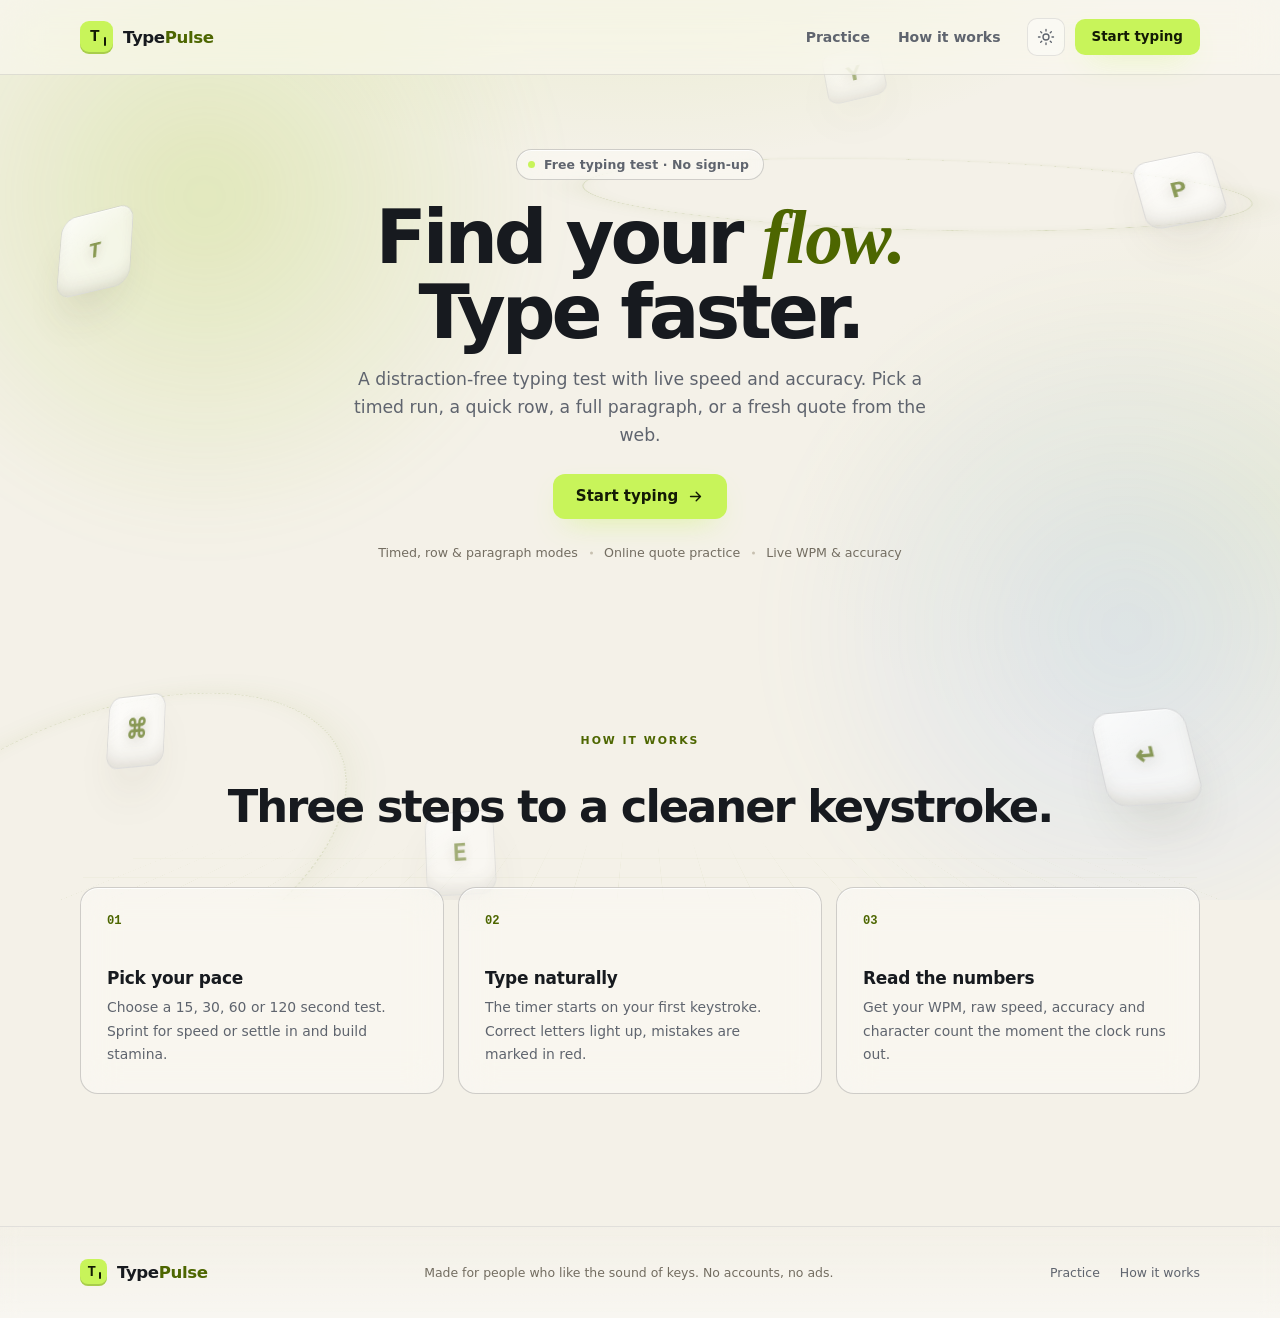
<file: index.html>
<!DOCTYPE html>
<html lang="en" data-theme="dark">

<head>
    <meta charset="UTF-8">
    <meta name="viewport" content="width=device-width, initial-scale=1.0">

    <title>TypePulse — Free Typing Speed Test</title>
    <meta name="description"
        content="A distraction-free typing test with live speed, accuracy and personal records. Pick 15, 30, 60 or 120 seconds and find your flow.">
    <meta name="theme-color" content="#08090c" id="theme-color">

    <script>
        (function () {
            try {
                var theme = localStorage.getItem('typepulse.theme');
                if (theme !== 'light' && theme !== 'dark') {
                    theme = window.matchMedia && window.matchMedia('(prefers-color-scheme: light)').matches
                        ? 'light'
                        : 'dark';
                }
                document.documentElement.dataset.theme = theme;
            } catch (error) {
                document.documentElement.dataset.theme = 'dark';
            }
        })();
    </script>

    <link rel="icon"
        href="data:image/svg+xml,%3Csvg xmlns='http://www.w3.org/2000/svg' viewBox='0 0 64 64'%3E%3Crect width='64' height='64' rx='14' fill='%23c8f45a'/%3E%3Ctext x='32' y='45' text-anchor='middle' font-family='monospace' font-weight='700' font-size='38' fill='%230a0b10'%3ET%3C/text%3E%3C/svg%3E">
    <link rel="stylesheet" href="style.css">
</head>

<body>
    <a class="skip-link" href="practice.html">Skip to typing practice</a>

    <div class="bg-scene" aria-hidden="true">
        <div class="scene-glow scene-glow-a"></div>
        <div class="scene-glow scene-glow-b"></div>
        <div class="scene-ring scene-ring-a"></div>
        <div class="scene-ring scene-ring-b"></div>
        <div class="scene-floor"></div>

        <div class="scene-keys">
            <span class="scene-key scene-key-1">T</span>
            <span class="scene-key scene-key-2">P</span>
            <span class="scene-key scene-key-3">⌘</span>
            <span class="scene-key scene-key-4">↵</span>
            <span class="scene-key scene-key-5">Y</span>
            <span class="scene-key scene-key-6">E</span>
        </div>
    </div>

    <header class="site-header" id="site-header">
        <div class="container header-inner">
            <a class="brand" href="#top">
                <span class="logo-mark" aria-hidden="true">
                    <span class="logo-t">T</span>
                    <span class="logo-bar"></span>
                </span>
                <span class="brand-text">Type<span class="brand-accent">Pulse</span></span>
            </a>

            <nav class="nav" aria-label="Main navigation">
                <a href="practice.html" target="_blank" rel="noopener noreferrer">Practice</a>
                <a href="#how">How it works</a>
            </nav>

            <div class="header-actions">
                <button class="icon-btn" id="theme-toggle" type="button" aria-label="Switch to light theme"
                    aria-pressed="false" title="Toggle theme">
                    <svg class="icon icon-moon" viewBox="0 0 24 24" width="18" height="18" fill="none"
                        stroke="currentColor" stroke-width="1.8" stroke-linecap="round" stroke-linejoin="round"
                        aria-hidden="true">
                        <path d="M21 12.8A8.5 8.5 0 1 1 11.2 3a7 7 0 0 0 9.8 9.8Z"></path>
                    </svg>
                    <svg class="icon icon-sun" viewBox="0 0 24 24" width="18" height="18" fill="none"
                        stroke="currentColor" stroke-width="1.8" stroke-linecap="round" stroke-linejoin="round"
                        aria-hidden="true">
                        <circle cx="12" cy="12" r="4"></circle>
                        <path d="M12 2v2M12 20v2M4.9 4.9l1.4 1.4M17.7 17.7l1.4 1.4M2 12h2M20 12h2M4.9 19.1l1.4-1.4M17.7 6.3l1.4-1.4"></path>
                    </svg>
                </button>

                <a class="btn btn-primary btn-small header-cta" href="practice.html" target="_blank" rel="noopener noreferrer">Start typing</a>
            </div>
        </div>
    </header>

    <main id="top">
        <section class="hero container">
            <div class="hero-badge">
                <span class="pulse-dot" aria-hidden="true"></span>
                Free typing test · No sign-up
            </div>

            <h1>Find your <span class="accent-word">flow.</span><br>Type faster.</h1>

            <p class="hero-sub">
                A distraction-free typing test with live speed and accuracy.
                Pick a timed run, a quick row, a full paragraph, or a fresh quote from the web.
            </p>

            <div class="hero-actions">
                <a class="btn btn-primary" href="practice.html" target="_blank" rel="noopener noreferrer">
                    Start typing
                    <svg class="icon" viewBox="0 0 24 24" width="17" height="17" fill="none" stroke="currentColor"
                        stroke-width="2" stroke-linecap="round" stroke-linejoin="round" aria-hidden="true">
                        <path d="M5 12h14M13 6l6 6-6 6"></path>
                    </svg>
                </a>
            </div>

            <div class="hero-meta">
                <span>Timed, row &amp; paragraph modes</span>
                <span>Online quote practice</span>
                <span>Live WPM &amp; accuracy</span>
            </div>
        </section>

        <section class="how container" id="how">
            <div class="section-head centered">
                <p class="eyebrow">How it works</p>
                <h2>Three steps to a cleaner keystroke.</h2>
            </div>

            <div class="steps">
                <article>
                    <span class="step-num">01</span>
                    <h3>Pick your pace</h3>
                    <p>Choose a 15, 30, 60 or 120 second test. Sprint for speed or settle in and build stamina.</p>
                </article>
                <article>
                    <span class="step-num">02</span>
                    <h3>Type naturally</h3>
                    <p>The timer starts on your first keystroke. Correct letters light up, mistakes are marked in red.</p>
                </article>
                <article>
                    <span class="step-num">03</span>
                    <h3>Read the numbers</h3>
                    <p>Get your WPM, raw speed, accuracy and character count the moment the clock runs out.</p>
                </article>
            </div>
        </section>
    </main>

    <footer class="site-footer">
        <div class="container footer-inner">
            <a class="brand" href="#top">
                <span class="logo-mark logo-mark-small" aria-hidden="true">
                    <span class="logo-t">T</span>
                    <span class="logo-bar"></span>
                </span>
                <span class="brand-text">Type<span class="brand-accent">Pulse</span></span>
            </a>

            <p>Made for people who like the sound of keys. No accounts, no ads.</p>

            <div class="footer-links">
                <a href="practice.html" target="_blank" rel="noopener noreferrer">Practice</a>
                <a href="#how">How it works</a>
            </div>
        </div>
    </footer>

    <script>
        /* =========================================================
           Home page — theme only
           ========================================================= */
        (() => {
            'use strict';

            const THEME_KEY = 'typepulse.theme';

            const el = {
                themeToggle: document.getElementById('theme-toggle'),
                themeColor: document.getElementById('theme-color'),
            };

            function currentTheme() {
                return document.documentElement.dataset.theme === 'light' ? 'light' : 'dark';
            }

            function applyTheme(theme, persist = true) {
                document.documentElement.dataset.theme = theme;
                el.themeToggle.setAttribute('aria-pressed', String(theme === 'light'));
                el.themeToggle.setAttribute(
                    'aria-label',
                    theme === 'light' ? 'Switch to dark theme' : 'Switch to light theme'
                );
                if (el.themeColor) {
                    el.themeColor.setAttribute('content', theme === 'light' ? '#f4f1e8' : '#08090c');
                }
                if (persist) {
                    try {
                        window.localStorage.setItem(THEME_KEY, theme);
                    } catch (error) {
                        /* Ignore storage failures. */
                    }
                }
            }

            el.themeToggle.addEventListener('click', () => {
                applyTheme(currentTheme() === 'light' ? 'dark' : 'light');
            });

            applyTheme(currentTheme(), false);
        })();
    </script>
</body>

</html>
</file>
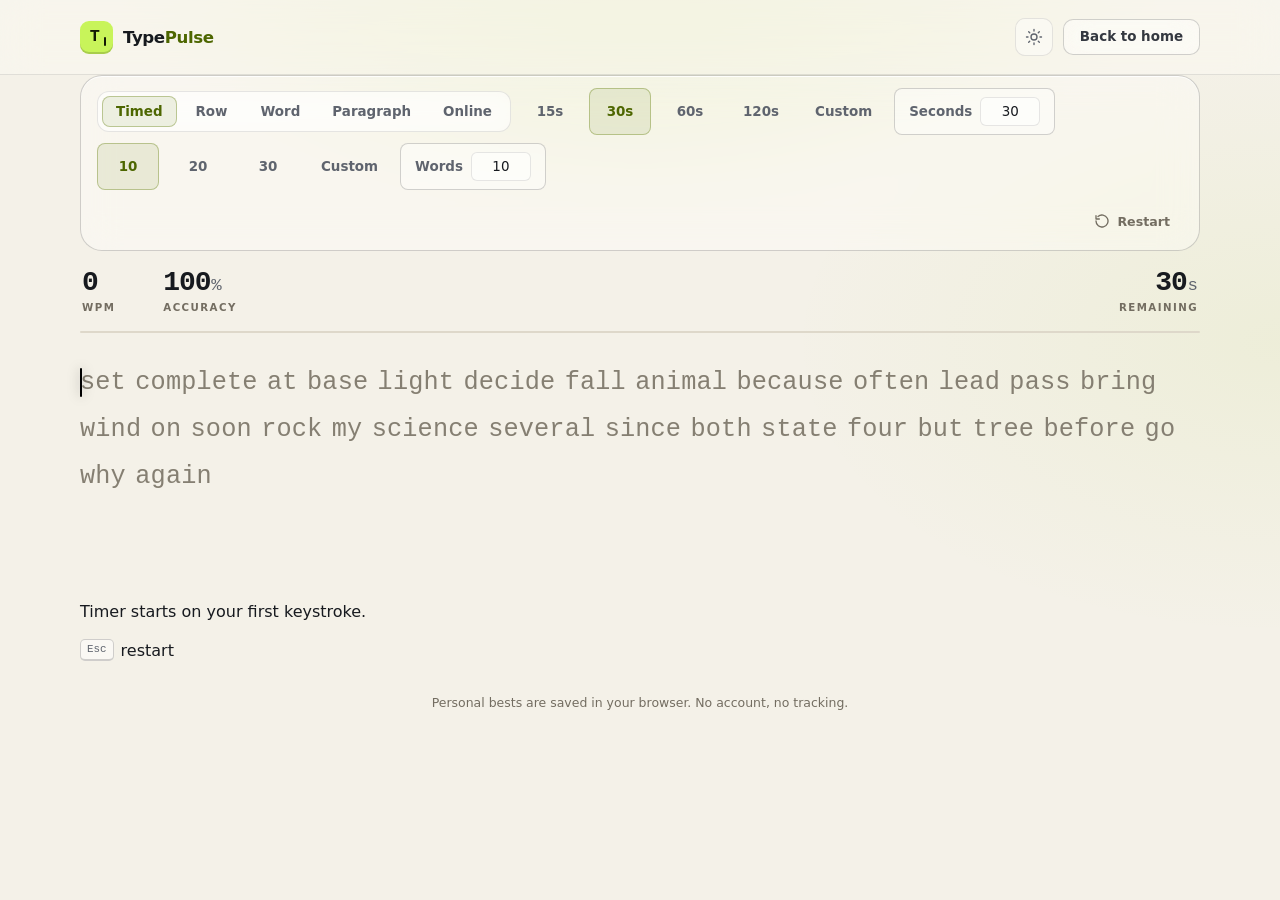
<file: practice.html>
<!DOCTYPE html>
<html lang="en" data-theme="dark">

<head>
    <meta charset="UTF-8">
    <meta name="viewport" content="width=device-width, initial-scale=1.0">

    <title>TypePulse — Typing Practice</title>
    <meta name="description"
        content="Distraction-free typing practice. Pick a mode, type the passage, and check your WPM and accuracy.">
    <meta name="theme-color" content="#08090c" id="theme-color">

    <script>
        (function () {
            try {
                var theme = localStorage.getItem('typepulse.theme');
                if (theme !== 'light' && theme !== 'dark') {
                    theme = window.matchMedia && window.matchMedia('(prefers-color-scheme: light)').matches
                        ? 'light'
                        : 'dark';
                }
                document.documentElement.dataset.theme = theme;
            } catch (error) {
                document.documentElement.dataset.theme = 'dark';
            }
        })();
    </script>

    <link rel="icon"
        href="data:image/svg+xml,%3Csvg xmlns='http://www.w3.org/2000/svg' viewBox='0 0 64 64'%3E%3Crect width='64' height='64' rx='14' fill='%23c8f45a'/%3E%3Ctext x='32' y='45' text-anchor='middle' font-family='monospace' font-weight='700' font-size='38' fill='%230a0b10'%3ET%3C/text%3E%3C/svg%3E">
    <link rel="stylesheet" href="style.css">
</head>

<body>
    <a class="skip-link" href="#typing-card">Skip to typing test</a>

    <header class="site-header" id="site-header">
        <div class="container header-inner">
            <a class="brand" href="index.html">
                <span class="logo-mark" aria-hidden="true">
                    <span class="logo-t">T</span>
                    <span class="logo-bar"></span>
                </span>
                <span class="brand-text">Type<span class="brand-accent">Pulse</span></span>
            </a>

            <div class="header-actions">
                <button class="icon-btn" id="theme-toggle" type="button" aria-label="Switch to light theme"
                    aria-pressed="false" title="Toggle theme">
                    <svg class="icon icon-moon" viewBox="0 0 24 24" width="18" height="18" fill="none"
                        stroke="currentColor" stroke-width="1.8" stroke-linecap="round" stroke-linejoin="round"
                        aria-hidden="true">
                        <path d="M21 12.8A8.5 8.5 0 1 1 11.2 3a7 7 0 0 0 9.8 9.8Z"></path>
                    </svg>
                    <svg class="icon icon-sun" viewBox="0 0 24 24" width="18" height="18" fill="none"
                        stroke="currentColor" stroke-width="1.8" stroke-linecap="round" stroke-linejoin="round"
                        aria-hidden="true">
                        <circle cx="12" cy="12" r="4"></circle>
                        <path d="M12 2v2M12 20v2M4.9 4.9l1.4 1.4M17.7 17.7l1.4 1.4M2 12h2M20 12h2M4.9 19.1l1.4-1.4M17.7 6.3l1.4-1.4"></path>
                    </svg>
                </button>
                <a class="btn btn-ghost btn-small" href="index.html">Back to home</a>
            </div>
        </div>
    </header>

    <main id="top">
        <section class="practice container" id="typing-section">
            <div class="practice-controls" role="group" aria-label="Test controls">
                <div class="mode-groups">
                    <div class="mode-switch mode-switch-main" id="mode-switch" role="group" aria-label="Test mode">
                        <button type="button" data-mode="timed" aria-pressed="true">Timed</button>
                        <button type="button" data-mode="row" aria-pressed="false">Row</button>
                        <button type="button" data-mode="word" aria-pressed="false">Word</button>
                                                <button type="button" data-mode="paragraph" aria-pressed="false">Paragraph</button>
                        <button type="button" data-mode="online" aria-pressed="false">Online</button>
                    </div>

                    <div class="simple-options" id="duration-group" role="group" aria-label="Test duration">
                        <button type="button" data-duration="15" aria-pressed="false">15s</button>
                        <button type="button" data-duration="30" aria-pressed="true">30s</button>
                        <button type="button" data-duration="60" aria-pressed="false">60s</button>
                        <button type="button" data-duration="120" aria-pressed="false">120s</button>
                        <button type="button" data-duration="custom" class="custom-btn" aria-pressed="false">Custom</button>
                        <div class="custom-input" id="seconds-input-wrap" hidden>
                            <label for="custom-seconds">Seconds</label>
                            <input type="number" id="custom-seconds" min="5" max="600" value="30" aria-label="Custom seconds">
                        </div>
                    </div>

                    <div class="simple-options" id="word-count-group" role="group" aria-label="Word count">
                        <button type="button" data-words="10" aria-pressed="false">10</button>
                        <button type="button" data-words="20" aria-pressed="false">20</button>
                        <button type="button" data-words="30" aria-pressed="false">30</button>
                        <button type="button" data-words="custom" class="custom-btn" aria-pressed="false">Custom</button>
                        <div class="custom-input" id="word-count-wrap" hidden>
                            <label for="word-count">Words</label>
                            <input type="number" id="word-count" min="1" max="500" value="10" aria-label="Word count">
                        </div>
                    </div>
                </div>

                <button class="restart-btn" id="restart-btn" type="button" title="Restart test (Esc)">
                    <svg class="icon" viewBox="0 0 24 24" width="16" height="16" fill="none" stroke="currentColor"
                        stroke-width="2" stroke-linecap="round" stroke-linejoin="round" aria-hidden="true">
                        <path d="M3 12a9 9 0 1 0 3-6.7"></path>
                        <path d="M3 4v5h5"></path>
                    </svg>
                    <span>Restart</span>
                </button>
            </div>

            <div id="typing-card">
                <div class="live-stats" aria-hidden="true">
                    <div class="live-stat">
                        <span class="live-value" id="live-wpm">0</span>
                        <span class="live-label">wpm</span>
                    </div>
                    <div class="live-stat">
                        <span class="live-value"><span id="live-accuracy">100</span><span class="unit">%</span></span>
                        <span class="live-label">accuracy</span>
                    </div>
                    <div class="live-stat live-stat-right">
                        <span class="live-value"><span id="live-time">30</span><span class="unit">s</span></span>
                        <span class="live-label" id="live-time-label">remaining</span>
                    </div>
                </div>

                <div class="timer-track" aria-hidden="true">
                    <div class="timer-fill" id="timer-fill"></div>
                </div>

                <div class="typing-area" id="typing-area">
                    <input class="typing-input" id="typing-input" type="text" inputmode="text" autocomplete="off"
                        autocorrect="off" autocapitalize="off" spellcheck="false" aria-label="Typing test input">

                    <div class="text" id="text">
                        <div class="caret" id="caret" aria-hidden="true"></div>
                        <div class="words" id="words"></div>
                    </div>

                    <div class="focus-hint" id="focus-hint">
                        <span class="hint-icon" aria-hidden="true">⌨</span>
                        <span id="hint-text">Click here and start typing</span>
                    </div>
                </div>

                <p id="status-text">Timer starts on your first keystroke.</p>
                <p class="shortcut"><kbd>Esc</kbd> restart</p>
            </div>

            <div class="results" id="results" role="dialog" aria-modal="true" aria-labelledby="results-title"
                hidden>
                <div class="results-overlay">
                    <div class="results-inner">
                        <p class="results-eyebrow" id="results-eyebrow">Test complete</p>
                        <h2 class="visually-hidden" id="results-title">Your results</h2>

                        <div class="result-score">
                            <span class="big-num" id="result-wpm">0</span>
                            <span class="big-label">wpm</span>
                        </div>
                        <p class="result-mode" id="result-mode">30 second test</p>

                        <div class="result-grid">
                            <div>
                                <span class="result-k">Accuracy</span>
                                <span class="result-v" id="result-accuracy">100%</span>
                            </div>
                            <div>
                                <span class="result-k">Raw speed</span>
                                <span class="result-v" id="result-raw">0 wpm</span>
                            </div>
                            <div>
                                <span class="result-k">Correct chars</span>
                                <span class="result-v" id="result-chars">0</span>
                            </div>
                            <div>
                                <span class="result-k">Time</span>
                                <span class="result-v" id="result-time">30s</span>
                            </div>
                        </div>

                        <div class="result-actions">
                            <button class="btn btn-primary" id="again-btn" type="button">
                                Try again
                                <svg class="icon" viewBox="0 0 24 24" width="16" height="16" fill="none"
                                    stroke="currentColor" stroke-width="2" stroke-linecap="round"
                                    stroke-linejoin="round" aria-hidden="true">
                                    <path d="M5 12h14M13 6l6 6-6 6"></path>
                                </svg>
                            </button>
                            <button class="btn btn-ghost" id="close-btn" type="button">Done</button>
                        </div>
                    </div>
                </div>
            </div>

            <p class="practice-note">Personal bests are saved in your browser. No account, no tracking.</p>
        </section>
    </main>

    <script src="practice.js"></script>
</body>

</html>
</file>
<file: style.css>
/* =========================================================
   TypePulse — global styles
   ========================================================= */

:root {
    --font-sans: "Segoe UI", system-ui, -apple-system, BlinkMacSystemFont, "Helvetica Neue", Arial, sans-serif;
    --font-mono: "Cascadia Code", "JetBrains Mono", "SFMono-Regular", Consolas, "Liberation Mono", monospace;
    --font-serif: Georgia, "Times New Roman", serif;

    --bg: #08090c;
    --bg-deep: #06070a;
    --header-bg: rgba(9, 11, 15, 0.6);
    --panel: #0e1117;
    --panel-2: #12161e;
    --panel-3: #171c26;
    --text: #f4f1e8;
    --text-soft: #c7cad0;
    --muted: #9298a3;
    --faint: #7d8592;
    --text-dim: #6b7280;
    --border: #222833;
    --border-strong: #333b49;
    --accent: #c8f45a;
    --accent-ink: #101405;
    --accent-text: #d3fa6a;
    --accent-soft: rgba(200, 244, 90, 0.11);
    --accent-border: rgba(200, 244, 90, 0.45);
    --danger: #ff7373;
    --danger-soft: rgba(255, 115, 115, 0.12);
    --overlay: rgba(8, 9, 12, 0.72);
    --shadow: 0 34px 90px -32px rgba(0, 0, 0, 0.9);
    --radius: 22px;

    /* Glass + 3D scene */
    --glass: rgba(18, 23, 32, 0.58);
    --glass-soft: rgba(24, 30, 41, 0.42);
    --glass-strong: rgba(12, 15, 21, 0.72);
    --glass-inset: rgba(4, 6, 9, 0.38);
    --glass-border: rgba(255, 255, 255, 0.085);
    --glass-border-strong: rgba(255, 255, 255, 0.16);
    --glass-highlight: rgba(255, 255, 255, 0.07);
    --glass-shadow: 0 34px 90px -32px rgba(0, 0, 0, 0.85);
    --scene-line: rgba(200, 244, 90, 0.16);
    --scene-glow: rgba(200, 244, 90, 0.17);
    --scene-glow-alt: rgba(86, 155, 255, 0.12);
    --scene-ring: rgba(200, 244, 90, 0.2);
    --scene-key: rgba(28, 35, 46, 0.66);
    --scene-key-edge: rgba(255, 255, 255, 0.15);
    --scene-key-text: rgba(211, 250, 106, 0.78);
    --scene-key-shadow: rgba(0, 0, 0, 0.55);
}

[data-theme="light"] {
    --bg: #f4f1e8;
    --bg-deep: #ece8dc;
    --header-bg: rgba(249, 247, 240, 0.66);
    --panel: #fbf9f3;
    --panel-2: #f8f5ec;
    --panel-3: #f0ece0;
    --text: #171a1f;
    --text-soft: #343840;
    --muted: #5f646e;
    --faint: #736d61;
    --text-dim: #857f72;
    --border: #ded8ca;
    --border-strong: #c7c0b0;
    --accent: #c8f45a;
    --accent-ink: #131a05;
    --accent-text: #4d6600;
    --accent-soft: rgba(93, 120, 0, 0.1);
    --accent-border: rgba(93, 120, 0, 0.35);
    --danger: #c93636;
    --danger-soft: rgba(201, 54, 54, 0.1);
    --overlay: rgba(244, 241, 232, 0.78);
    --shadow: 0 34px 80px -40px rgba(67, 60, 39, 0.4);

    /* Glass + 3D scene */
    --glass: rgba(255, 253, 247, 0.58);
    --glass-soft: rgba(255, 255, 255, 0.4);
    --glass-strong: rgba(252, 250, 244, 0.76);
    --glass-inset: rgba(255, 255, 255, 0.5);
    --glass-border: rgba(23, 26, 31, 0.1);
    --glass-border-strong: rgba(23, 26, 31, 0.19);
    --glass-highlight: rgba(255, 255, 255, 0.85);
    --glass-shadow: 0 30px 70px -34px rgba(67, 60, 39, 0.42);
    --scene-line: rgba(93, 120, 0, 0.17);
    --scene-glow: rgba(164, 202, 43, 0.24);
    --scene-glow-alt: rgba(112, 162, 255, 0.16);
    --scene-ring: rgba(93, 120, 0, 0.2);
    --scene-key: rgba(255, 255, 255, 0.62);
    --scene-key-edge: rgba(23, 26, 31, 0.15);
    --scene-key-text: rgba(77, 102, 0, 0.7);
    --scene-key-shadow: rgba(83, 76, 53, 0.25);
}

* {
    box-sizing: border-box;
}

html {
    scroll-behavior: smooth;
}

body {
    margin: 0;
    min-height: 100vh;
    font-family: var(--font-sans);
    color: var(--text);
    background-color: var(--bg);
    background-image:
        radial-gradient(900px 520px at 50% -12%, rgba(200, 244, 90, 0.09), transparent 62%),
        radial-gradient(700px 420px at 100% 38%, rgba(200, 244, 90, 0.035), transparent 70%);
    background-repeat: no-repeat;
    -webkit-font-smoothing: antialiased;
    text-rendering: optimizeLegibility;
}

[data-theme="light"] body {
    background-image:
        radial-gradient(900px 520px at 50% -12%, rgba(160, 198, 38, 0.2), transparent 62%),
        radial-gradient(700px 420px at 100% 38%, rgba(160, 198, 38, 0.08), transparent 70%);
}

::selection {
    background: var(--accent);
    color: var(--accent-ink);
}

h1,
h2,
h3,
p {
    margin-top: 0;
}

a {
    color: inherit;
    text-decoration: none;
}

button {
    font: inherit;
    color: inherit;
}

svg {
    display: block;
    flex: none;
}

:focus-visible {
    outline: 2px solid var(--accent-text);
    outline-offset: 3px;
}

.container {
    width: min(1120px, calc(100% - 44px));
    margin-inline: auto;
}

.visually-hidden {
    position: absolute !important;
    width: 1px;
    height: 1px;
    padding: 0;
    margin: -1px;
    overflow: hidden;
    clip: rect(0 0 0 0);
    white-space: nowrap;
    border: 0;
}

.skip-link {
    position: fixed;
    top: 12px;
    left: 12px;
    z-index: 200;
    padding: 10px 16px;
    border-radius: 10px;
    background: var(--accent);
    color: var(--accent-ink);
    font-size: 0.85rem;
    font-weight: 700;
    transform: translateY(-160%);
    transition: transform 0.2s ease;
}

.skip-link:focus-visible {
    transform: translateY(0);
}

/* =========================================================
   3D glass scene
   ========================================================= */

.bg-scene {
    position: fixed;
    inset: 0;
    z-index: 0;
    overflow: hidden;
    pointer-events: none;
    perspective: 1000px;
    perspective-origin: 50% 40%;
}

main,
.site-footer {
    position: relative;
    z-index: 1;
}

.scene-glow {
    position: absolute;
    width: min(56vw, 780px);
    aspect-ratio: 1;
    border-radius: 50%;
    background: radial-gradient(circle at center, var(--scene-glow), transparent 68%);
    filter: blur(26px);
    animation: scene-drift 28s ease-in-out infinite alternate;
}

.scene-glow-a {
    top: -18%;
    left: -12%;
}

.scene-glow-b {
    top: 30%;
    right: -16%;
    background: radial-gradient(circle at center, var(--scene-glow-alt), transparent 70%);
    animation-duration: 34s;
    animation-delay: -12s;
}

.scene-ring {
    position: absolute;
    border: 1px solid var(--scene-ring);
    border-radius: 50%;
    box-shadow: 0 0 70px -26px var(--scene-ring), inset 0 0 50px -28px var(--scene-ring);
    transform: rotateX(74deg) rotateZ(-14deg);
}

.scene-ring-a {
    top: -14vh;
    right: 6vw;
    width: min(58vw, 620px);
    aspect-ratio: 1;
    animation: scene-tilt 36s linear infinite;
}

.scene-ring-b {
    bottom: -16vh;
    left: -8vw;
    width: min(42vw, 440px);
    aspect-ratio: 1;
    border-style: dashed;
    animation: scene-tilt-reverse 44s linear infinite;
}

.scene-floor {
    position: absolute;
    left: 50%;
    bottom: -20vh;
    width: 170vw;
    height: 78vh;
    background-image:
        linear-gradient(to right, var(--scene-line) 1px, transparent 1px),
        linear-gradient(to bottom, var(--scene-line) 1px, transparent 1px);
    background-size: 82px 82px;
    background-position: center bottom;
    opacity: 0.85;
    transform: translateX(-50%) perspective(700px) rotateX(74deg);
    transform-origin: 50% 100%;
    -webkit-mask-image: linear-gradient(to top, #000 6%, rgba(0, 0, 0, 0.55) 44%, transparent 84%);
    mask-image: linear-gradient(to top, #000 6%, rgba(0, 0, 0, 0.55) 44%, transparent 84%);
}

.scene-keys {
    position: absolute;
    inset: 0;
    transform-style: preserve-3d;
}

.scene-key {
    position: absolute;
    display: grid;
    place-items: center;
    width: clamp(52px, 7vw, 88px);
    aspect-ratio: 1;
    border: 1px solid var(--scene-key-edge);
    border-radius: 20%;
    background:
        linear-gradient(150deg, var(--glass-highlight), transparent 46%),
        var(--scene-key);
    color: var(--scene-key-text);
    font-family: var(--font-mono);
    font-size: clamp(1rem, 2vw, 1.55rem);
    font-weight: 700;
    line-height: 1;
    text-shadow: 0 2px 12px var(--scene-key-shadow);
    box-shadow:
        inset 0 1px 0 var(--glass-highlight),
        inset 0 -12px 20px -10px var(--scene-key-shadow),
        0 26px 50px -20px var(--scene-key-shadow);
    opacity: 0.9;
    transform: rotateX(16deg) rotateY(-16deg) rotateZ(-6deg);
    transform-style: preserve-3d;
    animation: scene-float 10s ease-in-out infinite;
    will-change: transform;
}

.scene-key-1 {
    top: 23vh;
    left: 4vw;
    animation-duration: 12s;
}

.scene-key-2 {
    top: 17vh;
    right: 5vw;
    width: clamp(46px, 6vw, 74px);
    animation-duration: 10s;
    animation-delay: -3s;
}

.scene-key-3 {
    bottom: 15vh;
    left: 8vw;
    width: clamp(44px, 5.4vw, 68px);
    animation-duration: 13s;
    animation-delay: -6s;
}

.scene-key-4 {
    right: 7vw;
    bottom: 11vh;
    animation-duration: 11s;
    animation-delay: -2s;
}

.scene-key-5 {
    top: 5vh;
    right: 31vw;
    width: clamp(40px, 4.6vw, 58px);
    opacity: 0.65;
    animation-duration: 14s;
    animation-delay: -8s;
}

.scene-key-6 {
    bottom: 1vh;
    left: 33vw;
    width: clamp(48px, 6vw, 76px);
    opacity: 0.7;
    animation-duration: 9s;
    animation-delay: -5s;
}

@keyframes scene-float {
    0%,
    100% {
        transform: translate3d(0, 0, 0) rotateX(16deg) rotateY(-16deg) rotateZ(-6deg);
    }

    50% {
        transform: translate3d(0, -16px, 30px) rotateX(4deg) rotateY(12deg) rotateZ(5deg);
    }
}

@keyframes scene-drift {
    from {
        transform: translate3d(0, 0, 0) scale(1);
    }

    to {
        transform: translate3d(5vw, 4vh, 0) scale(1.12);
    }
}

@keyframes scene-tilt {
    from {
        transform: rotateX(74deg) rotateZ(-14deg);
    }

    to {
        transform: rotateX(74deg) rotateZ(346deg);
    }
}

@keyframes scene-tilt-reverse {
    from {
        transform: rotateX(74deg) rotateZ(14deg);
    }

    to {
        transform: rotateX(74deg) rotateZ(-346deg);
    }
}

/* =========================================================
   Header
   ========================================================= */

.site-header {
    position: sticky;
    top: 0;
    z-index: 60;
    background: var(--header-bg);
    border-bottom: 1px solid var(--glass-border);
    backdrop-filter: blur(20px) saturate(140%);
    -webkit-backdrop-filter: blur(20px) saturate(140%);
    transition: border-color 0.25s ease, background 0.25s ease;
}

.site-header.is-scrolled {
    border-bottom-color: var(--glass-border-strong);
    background: var(--glass-strong);
}

.header-inner {
    display: flex;
    align-items: center;
    justify-content: space-between;
    gap: 26px;
    min-height: 74px;
}

.brand {
    display: inline-flex;
    align-items: center;
    gap: 10px;
    font-size: 1.04rem;
    font-weight: 750;
    letter-spacing: -0.025em;
    white-space: nowrap;
}

.logo-mark {
    position: relative;
    display: grid;
    place-items: center;
    width: 33px;
    height: 33px;
    border-radius: 9px;
    background: var(--accent);
    color: var(--accent-ink);
    box-shadow: inset 0 -2px 0 rgba(0, 0, 0, 0.16);
}

.logo-t {
    font-family: var(--font-mono);
    font-size: 1.05rem;
    font-weight: 800;
    line-height: 1;
    transform: translateX(-2px);
}

.logo-bar {
    position: absolute;
    right: 7px;
    bottom: 8px;
    width: 2px;
    height: 9px;
    border-radius: 2px;
    background: var(--accent-ink);
    animation: caret-blink 1.15s steps(2, start) infinite;
}

.logo-mark-small {
    width: 27px;
    height: 27px;
    border-radius: 8px;
}

.logo-mark-small .logo-t {
    font-size: 0.88rem;
}

.logo-mark-small .logo-bar {
    right: 6px;
    bottom: 7px;
    height: 7px;
}

.brand-accent {
    color: var(--accent-text);
}

.nav {
    display: flex;
    align-items: center;
    gap: 28px;
    margin-left: auto;
}

.nav a {
    position: relative;
    font-size: 0.875rem;
    font-weight: 550;
    color: var(--muted);
    transition: color 0.18s ease;
}

.nav a::after {
    content: "";
    position: absolute;
    left: 0;
    right: 0;
    bottom: -7px;
    height: 2px;
    border-radius: 2px;
    background: var(--accent);
    transform: scaleX(0);
    transition: transform 0.18s ease;
}

.nav a:hover {
    color: var(--text);
}

.nav a:hover::after {
    transform: scaleX(1);
}

.header-actions {
    display: flex;
    align-items: center;
    gap: 10px;
}

.icon-btn {
    display: grid;
    place-items: center;
    width: 38px;
    height: 38px;
    border: 1px solid var(--glass-border);
    border-radius: 10px;
    background: var(--glass-soft);
    color: var(--muted);
    cursor: pointer;
    transition: color 0.18s ease, border-color 0.18s ease, background 0.18s ease;
}

.icon-btn:hover {
    color: var(--text);
    border-color: var(--glass-border-strong);
    background: var(--glass);
}

.icon-sun {
    display: none;
}

[data-theme="light"] .icon-sun {
    display: block;
}

[data-theme="light"] .icon-moon {
    display: none;
}

/* =========================================================
   Buttons
   ========================================================= */

.btn {
    display: inline-flex;
    align-items: center;
    justify-content: center;
    gap: 9px;
    padding: 13px 22px;
    border: 1px solid transparent;
    border-radius: 12px;
    font-size: 0.94rem;
    font-weight: 650;
    line-height: 1;
    cursor: pointer;
    transition: transform 0.18s ease, box-shadow 0.18s ease, background 0.18s ease,
        border-color 0.18s ease, color 0.18s ease;
}

.btn-primary {
    background: var(--accent);
    color: var(--accent-ink);
    box-shadow: 0 12px 30px -14px rgba(200, 244, 90, 0.7);
}

.btn-primary:hover {
    transform: translateY(-1px);
    box-shadow: 0 16px 36px -14px rgba(200, 244, 90, 0.8);
}

.btn-primary:active {
    transform: translateY(0);
}

.btn-primary .icon {
    transition: transform 0.18s ease;
}

.btn-primary:hover .icon {
    transform: translateX(3px);
}

.btn-ghost {
    background: var(--glass-soft);
    border-color: var(--glass-border-strong);
    color: var(--text-soft);
    backdrop-filter: blur(14px) saturate(130%);
    -webkit-backdrop-filter: blur(14px) saturate(130%);
}

.btn-ghost:hover {
    background: var(--glass);
    border-color: var(--muted);
    color: var(--text);
}

.btn-small {
    padding: 10px 16px;
    border-radius: 10px;
    font-size: 0.84rem;
}

/* =========================================================
   Hero
   ========================================================= */

.hero {
    padding-top: clamp(48px, 6vw, 74px);
    padding-bottom: clamp(26px, 4vw, 42px);
    text-align: center;
}

.hero-badge {
    display: inline-flex;
    align-items: center;
    gap: 9px;
    padding: 7px 14px 7px 11px;
    border: 1px solid var(--glass-border-strong);
    border-radius: 999px;
    background: var(--glass-soft);
    color: var(--muted);
    font-size: 0.78rem;
    font-weight: 550;
    letter-spacing: 0.01em;
    backdrop-filter: blur(14px) saturate(130%);
    -webkit-backdrop-filter: blur(14px) saturate(130%);
    box-shadow: inset 0 1px 0 var(--glass-highlight);
}

.pulse-dot {
    position: relative;
    width: 7px;
    height: 7px;
    border-radius: 50%;
    background: var(--accent);
    box-shadow: 0 0 0 0 var(--accent-soft);
    animation: pulse 2.4s ease-out infinite;
}

.hero h1 {
    margin: 20px 0 16px;
    font-size: clamp(2.7rem, 6.8vw, 4.7rem);
    font-weight: 800;
    line-height: 1;
    letter-spacing: -0.055em;
    color: var(--text);
}

.accent-word {
    font-family: var(--font-serif);
    font-style: italic;
    font-weight: 600;
    letter-spacing: -0.02em;
    color: var(--accent-text);
}

.hero-sub {
    max-width: 590px;
    margin: 0 auto;
    color: var(--muted);
    font-size: clamp(0.97rem, 1.5vw, 1.08rem);
    line-height: 1.62;
}

.hero-actions {
    display: flex;
    flex-wrap: wrap;
    align-items: center;
    justify-content: center;
    gap: 12px;
    margin-top: 24px;
}

.hero-meta {
    display: flex;
    flex-wrap: wrap;
    align-items: center;
    justify-content: center;
    gap: 10px 26px;
    margin-top: 26px;
    color: var(--faint);
    font-size: 0.79rem;
    font-weight: 500;
}

.hero-meta span {
    position: relative;
}

.hero-meta span+span::before {
    content: "";
    position: absolute;
    left: -14px;
    top: 50%;
    width: 3px;
    height: 3px;
    border-radius: 50%;
    background: var(--border-strong);
    transform: translateY(-50%);
}

/* =========================================================
   Practice card
   ========================================================= */

.practice {
    scroll-margin-top: 100px;
}

.typing-card {
    position: relative;
    padding: clamp(20px, 3vw, 34px);
    border: 1px solid var(--glass-border-strong);
    border-radius: var(--radius);
    background:
        radial-gradient(700px 240px at 18% 0%, var(--accent-soft), transparent 65%),
        linear-gradient(180deg, var(--glass), var(--glass-soft));
    backdrop-filter: blur(24px) saturate(145%);
    -webkit-backdrop-filter: blur(24px) saturate(145%);
    box-shadow: var(--glass-shadow), inset 0 1px 0 var(--glass-highlight);
    transition: border-color 0.25s ease, box-shadow 0.25s ease, background 0.25s ease;
}

.typing-card.is-focused,
.typing-card:focus-within {
    border-color: var(--accent-border);
    box-shadow: var(--glass-shadow), inset 0 1px 0 var(--glass-highlight), 0 0 0 4px var(--accent-soft);
}

.card-top {
    display: flex;
    align-items: center;
    justify-content: space-between;
    flex-wrap: wrap;
    gap: 14px;
    margin-bottom: 22px;
}

.mode-groups {
    display: flex;
    flex: 1 1 auto;
    flex-wrap: wrap;
    align-items: center;
    gap: 8px;
}

.mode-switch[hidden] {
    display: none;
}

.mode-switch {
    display: flex;
    gap: 4px;
    padding: 4px;
    border: 1px solid var(--glass-border);
    border-radius: 12px;
    background: var(--glass-inset);
    backdrop-filter: blur(10px);
    -webkit-backdrop-filter: blur(10px);
}

.mode-switch button {
    min-width: 62px;
    padding: 8px 14px;
    border: 0;
    border-radius: 8px;
    background: transparent;
    color: var(--muted);
    font-size: 0.84rem;
    font-weight: 650;
    white-space: nowrap;
    cursor: pointer;
}

.mode-switch button:hover {
    color: var(--text);
}

.mode-switch button[aria-pressed="true"] {
    background: var(--accent-soft);
    color: var(--accent-text);
    box-shadow: inset 0 0 0 1px var(--accent-border);
}

/* Simple options — no box/glass panel */
.simple-options {
    display: flex;
    flex-wrap: wrap;
    gap: 8px;
    padding: 0;
    border: none;
    border-radius: 0;
    background: transparent;
    backdrop-filter: none;
    -webkit-backdrop-filter: none;
    box-shadow: none;
}

.simple-options button {
    min-width: 62px;
    padding: 8px 14px;
    border: 0;
    border-radius: 8px;
    background: transparent;
    color: var(--muted);
    font-size: 0.84rem;
    font-weight: 650;
    white-space: nowrap;
    cursor: pointer;
}

.simple-options button:hover {
    color: var(--text);
}

.simple-options button[aria-pressed="true"] {
    background: var(--accent-soft);
    color: var(--accent-text);
    box-shadow: inset 0 0 0 1px var(--accent-border);
}

.custom-input {
    display: flex;
    align-items: center;
    gap: 8px;
    padding: 8px 14px;
    border: 1px solid var(--glass-border-strong);
    border-radius: 8px;
    background: var(--glass-soft);
    color: var(--text);
    min-width: 120px;
}

.custom-input label {
    font-size: 0.84rem;
    font-weight: 650;
    color: var(--muted);
    white-space: nowrap;
}

.custom-input input {
    width: 60px;
    padding: 6px 8px;
    border: 1px solid var(--glass-border);
    border-radius: 6px;
    background: var(--glass-inset);
    color: var(--text);
    font-size: 0.84rem;
    font-family: inherit;
    text-align: center;
}

.custom-input input::-webkit-inner-spin-button,
.custom-input input::-webkit-outer-spin-button {
    -webkit-appearance: none;
    margin: 0;
}

.custom-input-wrap {
    display: flex;
    align-items: center;
    gap: 8px;
    padding: 8px 14px;
    border: 1px solid var(--glass-border-strong);
    border-radius: 8px;
    background: var(--glass-soft);
    color: var(--text);
    min-width: 140px;
}

.custom-input-wrap label {
    font-size: 0.84rem;
    font-weight: 650;
    color: var(--muted);
    white-space: nowrap;
}

.custom-input-wrap input {
    width: 70px;
    padding: 6px 8px;
    border: 1px solid var(--glass-border);
    border-radius: 6px;
    background: var(--glass-inset);
    color: var(--text);
    font-size: 0.84rem;
    font-family: inherit;
    text-align: center;
}

.custom-input-wrap input::-webkit-inner-spin-button,
.custom-input-wrap input::-webkit-outer-spin-button {
    -webkit-appearance: none;
    margin: 0;
}

.custom-btn {
    min-width: 62px;
    padding: 8px 14px;
    border: 1px solid var(--glass-border-strong);
    border-radius: 8px;
    background: var(--glass-soft);
    color: var(--muted);
    font-size: 0.84rem;
    font-weight: 650;
    white-space: nowrap;
    cursor: pointer;
}

.custom-btn:hover {
    color: var(--text);
    border-color: var(--glass-border-strong);
}

.custom-btn[aria-pressed="true"] {
    background: var(--accent-soft);
    color: var(--accent-text);
    box-shadow: inset 0 0 0 1px var(--accent-border);
    border-color: var(--accent-border);
}

.restart-btn {
    display: inline-flex;
    align-items: center;
    gap: 7px;
    margin-left: auto;
    padding: 8px 12px;
    border: 1px solid transparent;
    border-radius: 9px;
    background: transparent;
    color: var(--faint);
    font-size: 0.79rem;
    font-weight: 600;
    cursor: pointer;
    transition: color 0.18s ease, background 0.18s ease, border-color 0.18s ease;
}

.restart-btn:hover {
    color: var(--text);
    background: var(--glass-soft);
    border-color: var(--glass-border-strong);
}

.live-stats {
    display: flex;
    align-items: flex-end;
    gap: clamp(24px, 5vw, 48px);
    padding: 0 2px;
    margin-bottom: 18px;
}

.live-stat {
    display: flex;
    flex-direction: column;
    gap: 4px;
}

.live-stat-right {
    margin-left: auto;
    align-items: flex-end;
    text-align: right;
}

.live-value {
    font-family: var(--font-mono);
    font-size: clamp(1.45rem, 2.4vw, 1.75rem);
    font-weight: 700;
    line-height: 1;
    letter-spacing: -0.04em;
    color: var(--text);
    font-variant-numeric: tabular-nums;
}

.live-value .unit {
    margin-left: 1px;
    font-size: 0.62em;
    font-weight: 500;
    color: var(--muted);
    letter-spacing: 0;
}

.live-label {
    font-size: 0.64rem;
    font-weight: 700;
    letter-spacing: 0.14em;
    text-transform: uppercase;
    color: var(--faint);
}

.timer-track {
    height: 2px;
    margin-bottom: 26px;
    border-radius: 2px;
    background: var(--border);
    overflow: hidden;
}

.timer-fill {
    width: 0%;
    height: 100%;
    border-radius: inherit;
    background: var(--accent);
    transition: width 0.12s linear;
}

.typing-area {
    position: relative;
    min-height: clamp(190px, 27vh, 250px);
    padding-bottom: 46px;
    user-select: none;
    cursor: text;
}

.typing-card[data-mode="row"] .typing-area {
    min-height: clamp(145px, 19vh, 185px);
}

/* =========================================================
   Practice page (no-card layout)
   ========================================================= */

.practice-controls {
    display: flex;
    align-items: center;
    justify-content: space-between;
    flex-wrap: wrap;
    gap: 14px;
    margin-bottom: 18px;
    padding: 12px 16px;
    border: 1px solid var(--glass-border-strong);
    border-radius: var(--radius);
    background: var(--glass-soft);
    backdrop-filter: blur(18px) saturate(140%);
    -webkit-backdrop-filter: blur(18px) saturate(140%);
    box-shadow: inset 0 1px 0 var(--glass-highlight);
}

.typing-input {
    position: absolute;
    inset: 0;
    z-index: 3;
    width: 100%;
    height: 100%;
    padding: 0;
    border: 0;
    outline: 0;
    background: transparent;
    color: transparent;
    caret-color: transparent;
    cursor: text;
    font-size: 16px;
    opacity: 0;
}

.text {
    position: relative;
    padding: 0;
    font-family: var(--font-mono);
    font-size: clamp(1.12rem, 2.35vw, 1.58rem);
    font-weight: 450;
    line-height: 1.86;
    letter-spacing: 0.005em;
}

.words {
    position: relative;
    z-index: 1;
}

.word {
    display: inline-block;
    margin-right: 0.62ch;
}

.char {
    position: relative;
    color: var(--text-dim);
    transition: color 0.06s linear;
}

.char.correct {
    color: var(--text);
}

.char.incorrect {
    color: var(--danger);
    text-decoration: underline;
    text-decoration-thickness: 2px;
    text-underline-offset: 3px;
}

.char.missed {
    color: var(--danger);
    opacity: 0.45;
    text-decoration: underline;
    text-decoration-thickness: 2px;
    text-underline-offset: 3px;
}

.caret {
    position: absolute;
    top: 0;
    left: 0;
    z-index: 2;
    width: 2px;
    height: 1.35em;
    border-radius: 2px;
    background: #000;
    box-shadow: 0 0 12px rgba(0, 0, 0, 0.4);
    opacity: 0;
    pointer-events: none;
    will-change: transform;
    transition: transform 0.07s ease, height 0.07s ease;
}

[data-theme="dark"] .caret {
    background: #fff;
    box-shadow: 0 0 12px rgba(255, 255, 255, 0.4);
}

#typing-card.is-focused .caret,
#typing-card:focus-within .caret {
    opacity: 1;
    animation: caret-blink 1.1s steps(2, start) infinite;
}

#typing-card.is-running .caret {
    animation: none;
}

#typing-card.is-finished .caret {
    opacity: 0;
    animation: none;
}

#typing-card:focus-within .focus-hint {
    opacity: 0;
    transform: translate(-50%, 6px);
}

.focus-hint {
    position: absolute;
    left: 50%;
    bottom: 12px;
    z-index: 4;
    display: inline-flex;
    align-items: center;
    gap: 8px;
    max-width: calc(100% - 24px);
    padding: 8px 15px;
    border: 1px solid var(--glass-border-strong);
    border-radius: 999px;
    background: var(--glass-strong);
    color: var(--muted);
    font-size: 0.78rem;
    font-weight: 550;
    white-space: nowrap;
    pointer-events: none;
    transform: translate(-50%, 0);
    transition: opacity 0.2s ease, transform 0.2s ease;
    backdrop-filter: blur(14px) saturate(130%);
    -webkit-backdrop-filter: blur(14px) saturate(130%);
    box-shadow: inset 0 1px 0 var(--glass-highlight), 0 8px 24px -14px rgba(0, 0, 0, 0.8);
}

.hint-icon {
    color: var(--accent-text);
    font-size: 0.95rem;
    line-height: 1;
}

.focus-hint.is-hidden {
    opacity: 0;
    transform: translate(-50%, 6px);
}

.card-bottom {
    display: flex;
    align-items: center;
    justify-content: space-between;
    gap: 18px;
    margin-top: 22px;
    padding-top: 17px;
    border-top: 1px solid var(--glass-border);
}

.card-bottom p {
    margin: 0;
    color: var(--faint);
    font-size: 0.77rem;
    line-height: 1.5;
}

.shortcut {
    display: inline-flex;
    align-items: center;
    gap: 7px;
    white-space: nowrap;
}

kbd {
    display: inline-block;
    padding: 2px 6px;
    border: 1px solid var(--glass-border-strong);
    border-bottom-width: 2px;
    border-radius: 5px;
    background: var(--glass-inset);
    color: var(--muted);
    font-family: var(--font-mono);
    font-size: 0.68rem;
    line-height: 1.4;
}

.practice-note {
    margin: 18px 0 0;
    text-align: center;
    color: var(--faint);
    font-size: 0.78rem;
}

/* =========================================================
   Results
   ========================================================= */

.results {
    position: fixed;
    inset: 0;
    z-index: 50;
    display: flex;
    align-items: center;
    justify-content: center;
    padding: clamp(20px, 4vw, 40px);
    border-radius: inherit;
    background: var(--overlay);
    backdrop-filter: blur(18px) saturate(140%);
    -webkit-backdrop-filter: blur(18px) saturate(140%);
    overflow: auto;
    overscroll-behavior: contain;
}

/* When results are open, hide the header so the result is full screen */
body.results-open .site-header {
    display: none !important;
}

.results[hidden] {
    display: none;
}

.results-overlay {
    width: 100%;
    max-width: 640px;
    text-align: center;
    animation: rise 0.35s cubic-bezier(0.2, 0.7, 0.2, 1) both;
}

.graph-wrap {
    width: 100%;
    max-width: 560px;
    margin: 26px auto 18px;
    padding: 18px 16px;
    border: 1px solid var(--glass-border-strong);
    border-radius: 16px;
    background: var(--glass-soft);
    backdrop-filter: blur(12px) saturate(130%);
    -webkit-backdrop-filter: blur(12px) saturate(130%);
    box-shadow: inset 0 1px 0 var(--glass-highlight);
}

.graph-wrap canvas {
    width: 100%;
    height: 180px;
    display: block;
    margin: 0 auto;
}

.results-inner {
    width: 100%;
    max-width: 530px;
    text-align: center;
}

.results-eyebrow {
    margin: 0 0 8px;
    color: var(--accent-text);
    font-size: 0.68rem;
    font-weight: 800;
    letter-spacing: 0.17em;
    text-transform: uppercase;
}

.result-score {
    display: flex;
    align-items: baseline;
    justify-content: center;
    gap: 12px;
}

.big-num {
    font-family: var(--font-mono);
    font-size: clamp(4.4rem, 11vw, 6.7rem);
    font-weight: 700;
    line-height: 0.9;
    letter-spacing: -0.07em;
    color: var(--accent-text);
    font-variant-numeric: tabular-nums;
}

.big-label {
    font-size: 1rem;
    font-weight: 650;
    color: var(--muted);
}

.result-mode {
    margin: 10px 0 0;
    color: var(--faint);
    font-size: 0.8rem;
}

.result-grid {
    display: grid;
    grid-template-columns: repeat(4, 1fr);
    gap: 1px;
    margin: 28px 0;
    border: 1px solid var(--glass-border);
    border-radius: 14px;
    background: var(--glass-border);
    overflow: hidden;
}

.result-grid>div {
    display: flex;
    flex-direction: column;
    gap: 5px;
    padding: 15px 10px;
    background: var(--glass);
}

.result-k {
    font-size: 0.61rem;
    font-weight: 700;
    letter-spacing: 0.1em;
    text-transform: uppercase;
    color: var(--faint);
}

.result-v {
    font-family: var(--font-mono);
    font-size: 0.92rem;
    font-weight: 650;
    color: var(--text);
    font-variant-numeric: tabular-nums;
}

.result-actions {
    display: flex;
    flex-wrap: wrap;
    align-items: center;
    justify-content: center;
    gap: 10px;
}

/* =========================================================
   Records
   ========================================================= */

.records {
    padding-top: clamp(76px, 10vw, 120px);
    scroll-margin-top: 100px;
}

.section-head {
    display: flex;
    align-items: flex-end;
    justify-content: space-between;
    flex-wrap: wrap;
    gap: 26px;
    margin-bottom: 34px;
}

.section-head.centered {
    flex-direction: column;
    align-items: center;
    text-align: center;
    margin-bottom: 44px;
}

.eyebrow {
    margin: 0 0 11px;
    color: var(--accent-text);
    font-size: 0.68rem;
    font-weight: 800;
    letter-spacing: 0.18em;
    text-transform: uppercase;
}

.section-head h2 {
    margin: 0 0 12px;
    font-size: clamp(1.85rem, 4vw, 2.8rem);
    font-weight: 780;
    line-height: 1.04;
    letter-spacing: -0.045em;
}

.section-head p:not(.eyebrow) {
    max-width: 460px;
    margin: 0;
    color: var(--muted);
    font-size: 0.91rem;
    line-height: 1.65;
}

.record-summary {
    display: flex;
    gap: 10px;
}

.record-summary>div {
    min-width: 116px;
    padding: 12px 17px;
    border: 1px solid var(--glass-border-strong);
    border-radius: 14px;
    background: var(--glass-soft);
    backdrop-filter: blur(16px) saturate(135%);
    -webkit-backdrop-filter: blur(16px) saturate(135%);
    box-shadow: inset 0 1px 0 var(--glass-highlight);
}

.record-summary span {
    display: block;
    margin-bottom: 3px;
    font-family: var(--font-mono);
    font-size: 1.25rem;
    font-weight: 700;
    letter-spacing: -0.03em;
    color: var(--text);
    font-variant-numeric: tabular-nums;
}

.record-summary small {
    font-size: 0.62rem;
    font-weight: 700;
    letter-spacing: 0.09em;
    text-transform: uppercase;
    color: var(--faint);
}

.record-grid {
    display: grid;
    grid-template-columns: repeat(4, 1fr);
    gap: 14px;
}

.record-card {
    padding: 20px;
    border: 1px solid var(--glass-border-strong);
    border-radius: 17px;
    background: linear-gradient(180deg, var(--glass), var(--glass-soft));
    backdrop-filter: blur(18px) saturate(140%);
    -webkit-backdrop-filter: blur(18px) saturate(140%);
    box-shadow: inset 0 1px 0 var(--glass-highlight);
    transition: transform 0.2s ease, border-color 0.2s ease, background 0.2s ease;
}

.record-card:hover {
    transform: translateY(-2px);
    border-color: var(--glass-border-strong);
    background: linear-gradient(180deg, var(--glass), var(--glass));
}

.record-top {
    display: flex;
    align-items: center;
    justify-content: space-between;
    gap: 8px;
    margin-bottom: 20px;
}

.record-label {
    color: var(--muted);
    font-size: 0.82rem;
    font-weight: 650;
    white-space: nowrap;
}

.record-tag {
    padding: 4px 8px;
    border-radius: 999px;
    background: var(--accent-soft);
    color: var(--accent-text);
    font-size: 0.56rem;
    font-weight: 800;
    letter-spacing: 0.08em;
    text-transform: uppercase;
    white-space: nowrap;
}

.record-value {
    display: flex;
    align-items: baseline;
    gap: 6px;
}

.record-num {
    font-family: var(--font-mono);
    font-size: 2.15rem;
    font-weight: 700;
    line-height: 1;
    letter-spacing: -0.05em;
    color: var(--text);
    font-variant-numeric: tabular-nums;
}

.record-unit {
    font-size: 0.72rem;
    color: var(--faint);
}

.record-bar {
    height: 4px;
    margin: 16px 0 11px;
    border-radius: 999px;
    background: var(--glass-inset);
    overflow: hidden;
}

.record-bar span {
    display: block;
    width: 0%;
    height: 100%;
    border-radius: inherit;
    background: var(--accent);
    transition: width 0.55s cubic-bezier(0.2, 0.7, 0.2, 1);
}

.record-note {
    margin: 0;
    color: var(--faint);
    font-size: 0.7rem;
}

.text-btn {
    margin-top: 22px;
    padding: 0;
    border: 0;
    background: none;
    color: var(--faint);
    font-size: 0.75rem;
    text-decoration: underline;
    text-underline-offset: 3px;
    cursor: pointer;
    transition: color 0.18s ease;
}

.text-btn:hover {
    color: var(--muted);
}

/* =========================================================
   How it works
   ========================================================= */

.how {
    padding-top: clamp(84px, 12vw, 132px);
    scroll-margin-top: 100px;
}

.steps {
    display: grid;
    grid-template-columns: repeat(3, 1fr);
    gap: 14px;
}

.steps article {
    padding: 26px;
    border: 1px solid var(--glass-border-strong);
    border-radius: 18px;
    background: var(--glass-soft);
    backdrop-filter: blur(18px) saturate(140%);
    -webkit-backdrop-filter: blur(18px) saturate(140%);
    box-shadow: inset 0 1px 0 var(--glass-highlight);
}

.step-num {
    display: block;
    margin-bottom: 40px;
    color: var(--accent-text);
    font-family: var(--font-mono);
    font-size: 0.76rem;
    font-weight: 700;
}

.steps h3 {
    margin: 0 0 8px;
    font-size: 1.06rem;
    font-weight: 700;
    letter-spacing: -0.015em;
}

.steps p {
    margin: 0;
    color: var(--muted);
    font-size: 0.87rem;
    line-height: 1.7;
}

/* =========================================================
   Footer
   ========================================================= */

.site-footer {
    margin-top: clamp(84px, 12vw, 132px);
    padding: 32px 0;
    border-top: 1px solid var(--glass-border);
    background: linear-gradient(180deg, transparent, var(--glass-soft));
    backdrop-filter: blur(10px);
    -webkit-backdrop-filter: blur(10px);
}

.footer-inner {
    display: flex;
    align-items: center;
    justify-content: space-between;
    flex-wrap: wrap;
    gap: 20px 30px;
}

.footer-inner>p {
    margin: 0;
    color: var(--faint);
    font-size: 0.78rem;
}

.footer-links {
    display: flex;
    gap: 20px;
    font-size: 0.78rem;
    color: var(--muted);
}

.footer-links a {
    transition: color 0.18s ease;
}

.footer-links a:hover {
    color: var(--text);
}

/* =========================================================
   Animation
   ========================================================= */

@keyframes caret-blink {

    0%,
    45% {
        opacity: 1;
    }

    50%,
    100% {
        opacity: 0;
    }
}

@keyframes pulse {
    0% {
        box-shadow: 0 0 0 0 var(--accent-soft);
    }

    70% {
        box-shadow: 0 0 0 8px transparent;
    }

    100% {
        box-shadow: 0 0 0 0 transparent;
    }
}

@keyframes rise {
    from {
        opacity: 0;
        transform: translateY(14px);
    }

    to {
        opacity: 1;
        transform: translateY(0);
    }
}

/* =========================================================
   Responsive
   ========================================================= */

@media (max-width: 900px) {
    .record-grid {
        grid-template-columns: repeat(2, 1fr);
    }
}

@media (max-width: 760px) {
    .container {
        width: min(1120px, calc(100% - 32px));
    }

    .nav {
        display: none;
    }

    .header-inner {
        min-height: 66px;
    }

    .hero {
        padding-top: 52px;
    }

    .hero-meta span+span::before {
        display: none;
    }

    .steps {
        grid-template-columns: 1fr;
    }

    .step-num {
        margin-bottom: 22px;
    }

    .footer-inner {
        justify-content: flex-start;
    }

    .scene-key-5,
    .scene-key-6 {
        display: none;
    }

    .scene-glow {
        width: min(84vw, 540px);
        opacity: 0.8;
    }

    .scene-ring-a {
        right: -12vw;
        width: min(74vw, 460px);
    }

    .scene-floor {
        height: 62vh;
        background-size: 62px 62px;
    }
}

@media (max-width: 620px) {
    .header-cta {
        display: none;
    }

    .typing-card {
        padding: 17px;
        border-radius: 18px;
    }

    .mode-switch {
        width: 100%;
    }

    .mode-groups {
        width: 100%;
    }

    .mode-switch button {
        flex: 1;
        min-width: 0;
        padding-inline: 6px;
    }

    .restart-btn span {
        display: none;
    }

    .live-stats {
        gap: 20px;
    }

    .live-value {
        font-size: 1.35rem;
    }

    .live-label {
        font-size: 0.58rem;
    }

    .text {
        line-height: 1.8;
    }

    .caret {
        height: 1.25em;
    }

    .typing-area {
        min-height: 210px;
    }

    .card-bottom {
        align-items: flex-start;
        gap: 10px;
    }

    .shortcut {
        display: none;
    }

    .results {
        position: fixed;
        inset: 0;
        z-index: 100;
        border-radius: 0;
        background: var(--overlay);
        backdrop-filter: blur(26px) saturate(140%);
        -webkit-backdrop-filter: blur(26px) saturate(140%);
    }

    .results-inner {
        max-width: 460px;
    }

    .result-grid {
        grid-template-columns: repeat(2, 1fr);
    }

    .record-summary {
        width: 100%;
    }

    .record-summary>div {
        flex: 1;
        min-width: 0;
    }

    .section-head h2 {
        font-size: 1.9rem;
    }

    .record-card {
        padding: 16px;
    }

    .record-label {
        font-size: 0.78rem;
    }

    .record-tag {
        display: none;
    }

    .footer-links {
        flex-wrap: wrap;
        gap: 12px 18px;
    }

    .scene-key {
        opacity: 0.6;
    }

    .scene-ring-b {
        display: none;
    }
}

@media (max-width: 420px) {
    .mode-switch-main {
        flex-wrap: wrap;
    }

    .mode-switch-main button {
        flex: 1 1 calc(50% - 4px);
    }

    .hero h1 {
        font-size: 2.6rem;
    }

    .hero-actions .btn {
        width: 100%;
    }

    .hero-meta {
        gap: 8px 18px;
        font-size: 0.72rem;
    }

    .record-grid {
        gap: 10px;
    }

    .record-top {
        margin-bottom: 14px;
    }

    .record-num {
        font-size: 1.8rem;
    }

    .record-bar {
        margin-top: 12px;
    }
}

@media (prefers-reduced-motion: reduce) {

    *,
    *::before,
    *::after {
        animation-duration: 0.01ms !important;
        animation-iteration-count: 1 !important;
        transition-duration: 0.01ms !important;
        scroll-behavior: auto !important;
    }
}
</file>
